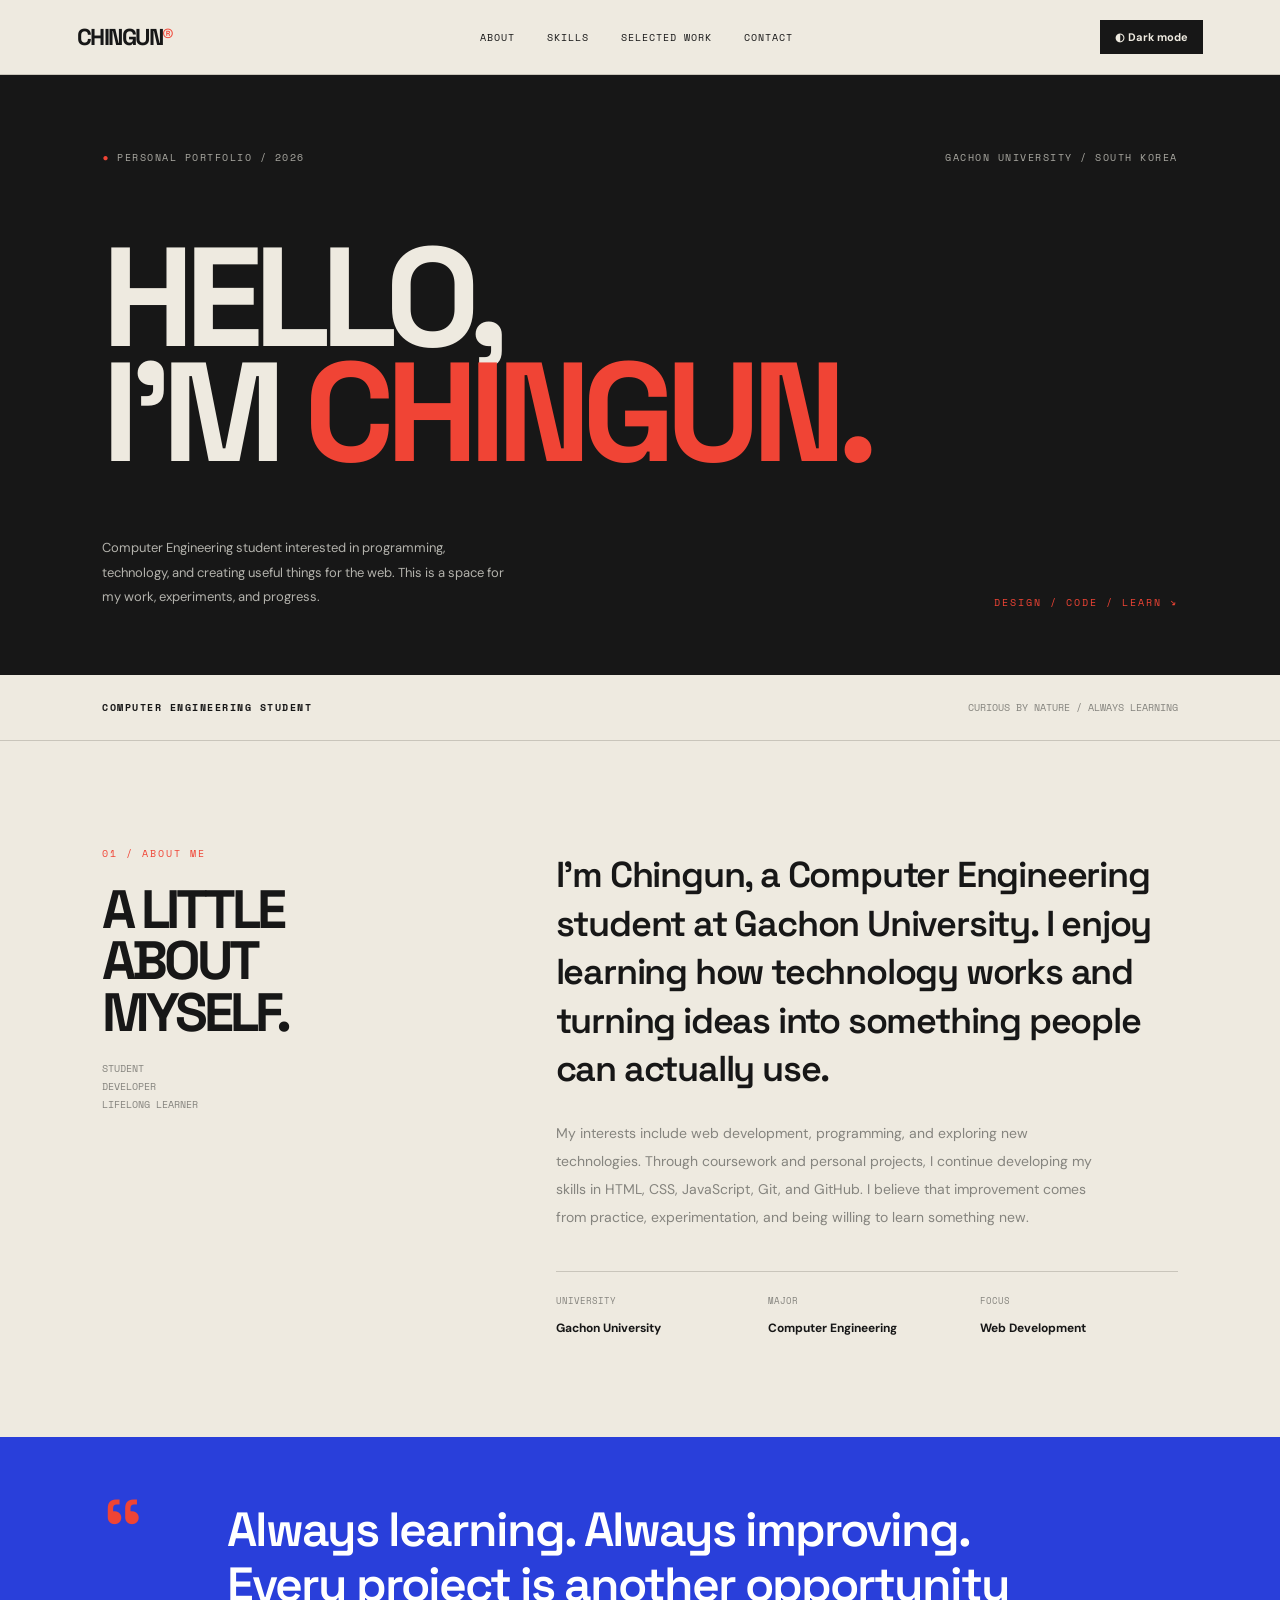
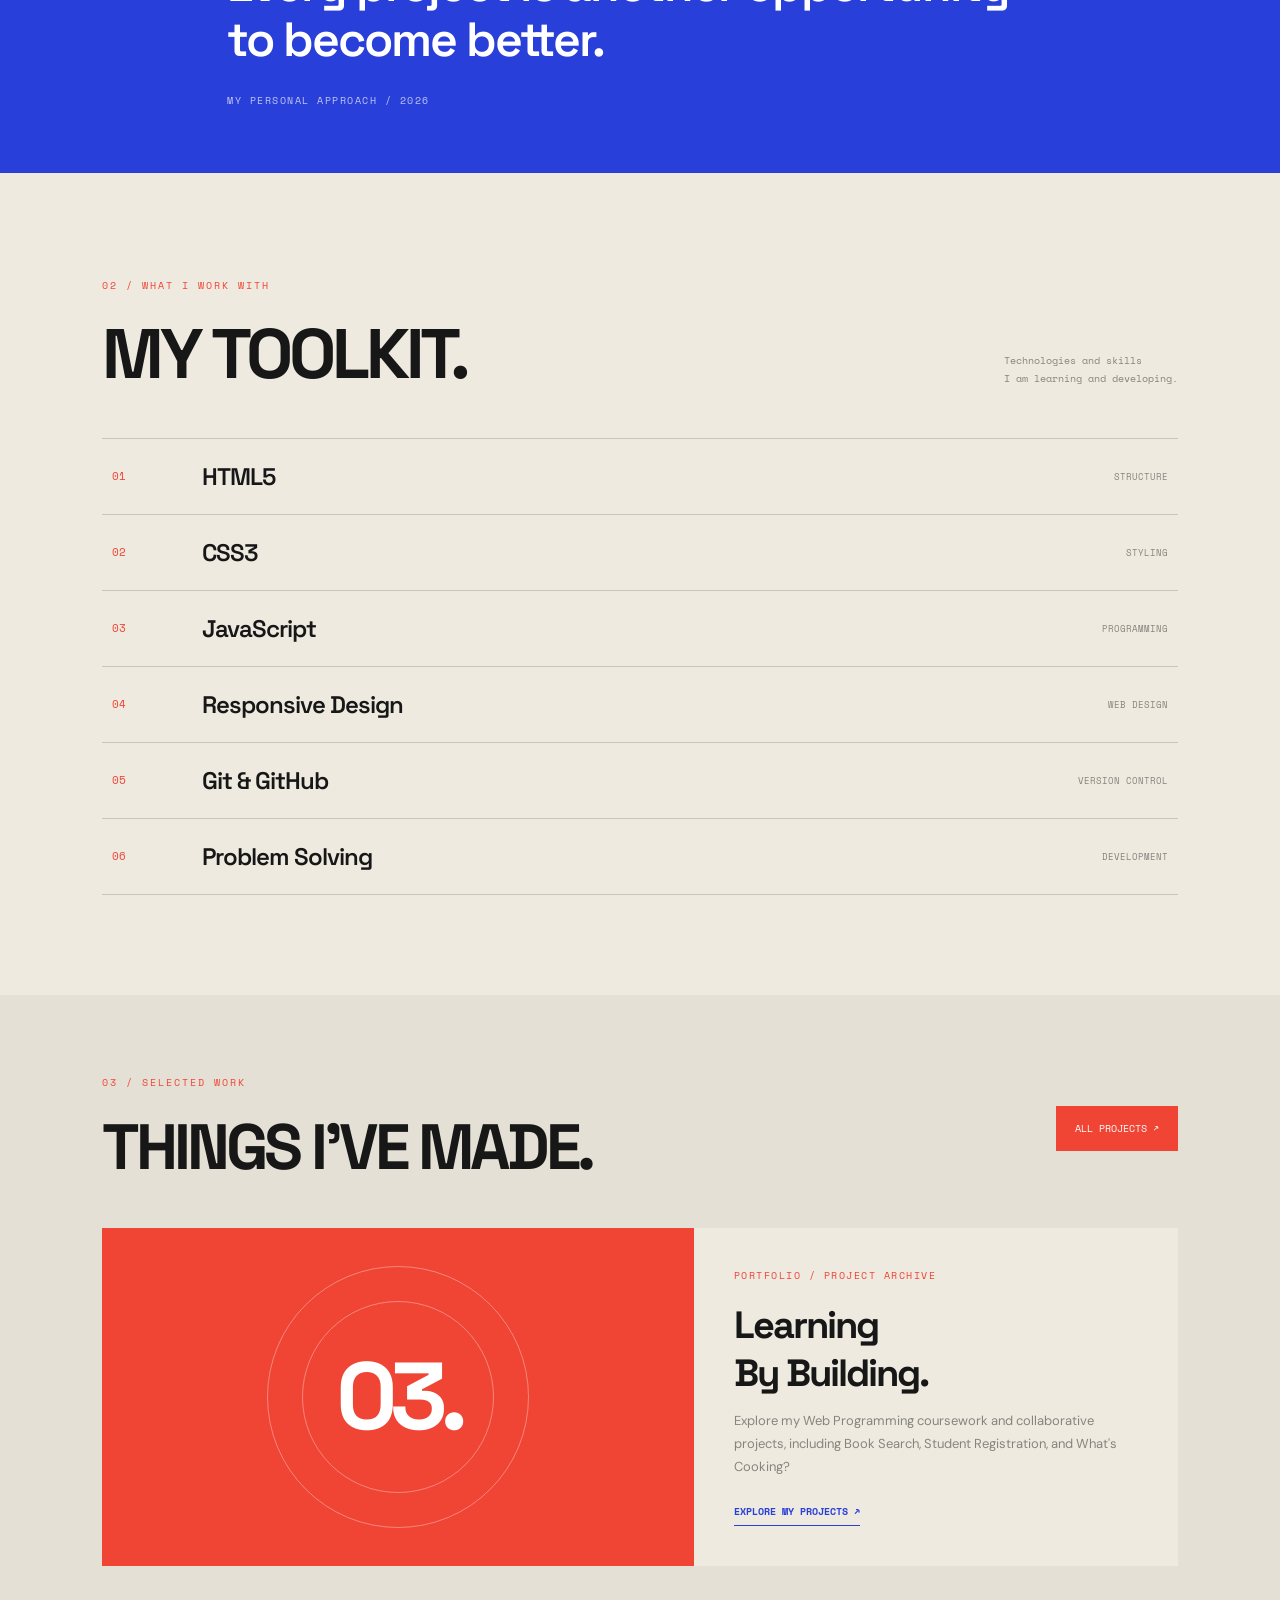
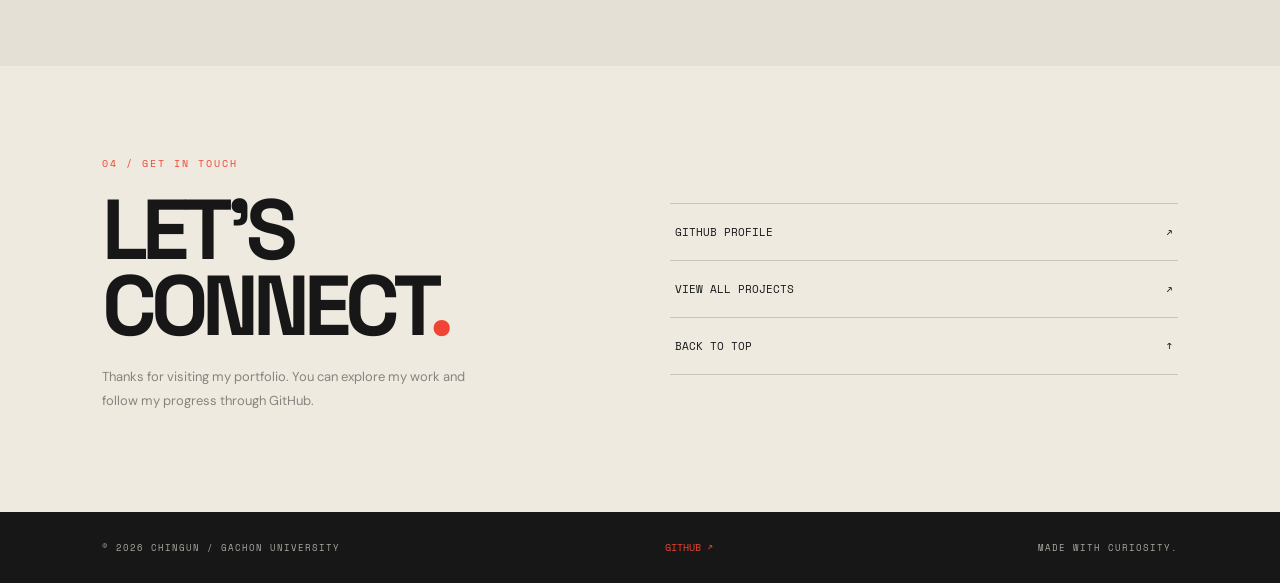
<file: index.html>
<!DOCTYPE html>
<html lang="en">
<head>
  <meta charset="UTF-8">
  <meta name="viewport" content="width=device-width, initial-scale=1.0">
  <meta name="description" content="Chingun — Computer Engineering student and web developer at Gachon University.">
  <title>Chingun — Personal Portfolio</title>

  <script src="script.js" defer></script>

  <link rel="preconnect" href="https://fonts.googleapis.com">
  <link rel="preconnect" href="https://fonts.gstatic.com" crossorigin>
  <link href="https://fonts.googleapis.com/css2?family=DM+Sans:wght@400;500;600;700;800&family=Space+Mono:wght@400;700&family=Space+Grotesk:wght@400;500;600;700&display=swap" rel="stylesheet">

  <style>
    :root {
      --paper: #eeeae0;
      --ink: #171717;
      --red: #f04435;
      --blue: #293fda;
      --grey: #85847e;
      --line: #c9c5bb;
      --white: #fffdf7;
      --card: #e4e0d6;
    }

    * {
      box-sizing: border-box;
      scroll-behavior: smooth;
    }

    body {
      margin: 0;
      background: var(--paper);
      color: var(--ink);
      font-family: 'DM Sans', sans-serif;
      transition: background .25s, color .25s;
    }

    body.dark-mode {
      --paper: #191919;
      --ink: #f4f0e7;
      --grey: #aaa69c;
      --line: #45433e;
      --white: #242424;
      --card: #292929;
    }

    a {
      color: inherit;
      text-decoration: none;
    }

    button {
      font-family: inherit;
    }

    .site {
      width: min(1440px, 100%);
      margin: auto;
      overflow: hidden;
    }

    /* Navigation */

    .topbar {
      min-height: 75px;
      padding: 0 6%;
      display: flex;
      justify-content: space-between;
      align-items: center;
      border-bottom: 1px solid var(--line);
    }

    .brand {
      font-family: 'Space Grotesk', sans-serif;
      font-size: 23px;
      font-weight: 700;
      letter-spacing: -1.5px;
    }

    .brand span {
      color: var(--red);
    }

    .navigation {
      display: flex;
      align-items: center;
      gap: 32px;
    }

    .navigation a {
      font-family: 'Space Mono', monospace;
      font-size: 10px;
      text-transform: uppercase;
      letter-spacing: 1px;
      transition: color .2s;
    }

    .navigation a:hover {
      color: var(--red);
    }

    .theme-toggle {
      background: var(--ink);
      color: var(--paper);
      border: 0;
      padding: 10px 15px;
      cursor: pointer;
      font-size: 11px;
      font-weight: 700;
    }

    /* Hero */

    .hero {
      background: var(--ink);
      color: var(--paper);
      padding: 75px 8% 65px;
      position: relative;
    }

    .hero-top {
      display: flex;
      justify-content: space-between;
      align-items: center;
      margin-bottom: 75px;
    }

    .hero-label,
    .hero-date {
      font-family: 'Space Mono', monospace;
      font-size: 10px;
      letter-spacing: 1.5px;
      color: #aaa9a2;
      text-transform: uppercase;
    }

    .hero-label span {
      color: var(--red);
    }

    .hero h1 {
      font-family: 'Space Grotesk', sans-serif;
      font-size: clamp(65px, 11vw, 150px);
      font-weight: 700;
      letter-spacing: -9px;
      line-height: .82;
      text-transform: uppercase;
      margin: 0;
    }

    .hero h1 .red {
      color: var(--red);
    }

    .hero-bottom {
      display: flex;
      justify-content: space-between;
      align-items: flex-end;
      margin-top: 65px;
      gap: 30px;
    }

    .hero-bottom p {
      max-width: 410px;
      color: #b3b2ac;
      line-height: 1.9;
      font-size: 13px;
      margin: 0;
    }

    .hero-mark {
      font-family: 'Space Mono', monospace;
      font-size: 10px;
      color: var(--red);
      letter-spacing: 2px;
      white-space: nowrap;
    }

    /* Intro strip */

    .intro-strip {
      padding: 25px 8%;
      display: flex;
      justify-content: space-between;
      align-items: center;
      border-bottom: 1px solid var(--line);
    }

    .intro-strip strong {
      font-family: 'Space Mono', monospace;
      font-size: 10px;
      letter-spacing: 1.5px;
    }

    .intro-strip span {
      font-family: 'Space Mono', monospace;
      color: var(--grey);
      font-size: 10px;
    }

    /* About */

    .about-section {
      padding: 100px 8%;
      display: grid;
      grid-template-columns: .75fr 1.25fr;
      gap: 80px;
      align-items: start;
    }

    .section-label {
      color: var(--red);
      font-family: 'Space Mono', monospace;
      font-size: 10px;
      letter-spacing: 2px;
      text-transform: uppercase;
    }

    .about-left h2 {
      font-family: 'Space Grotesk', sans-serif;
      font-size: 54px;
      letter-spacing: -4px;
      line-height: .95;
      margin: 22px 0;
    }

    .about-left .small-note {
      color: var(--grey);
      font-family: 'Space Mono', monospace;
      font-size: 10px;
      line-height: 1.8;
    }

    .about-right {
      padding-top: 10px;
    }

    .about-right .lead {
      font-family: 'Space Grotesk', sans-serif;
      font-size: clamp(23px, 3vw, 36px);
      font-weight: 600;
      letter-spacing: -1.2px;
      line-height: 1.35;
      margin: 0 0 25px;
    }

    .about-right .description {
      max-width: 550px;
      color: var(--grey);
      font-size: 14px;
      line-height: 2;
    }

    .about-facts {
      display: grid;
      grid-template-columns: repeat(3, 1fr);
      gap: 15px;
      margin-top: 40px;
      border-top: 1px solid var(--line);
      padding-top: 22px;
    }

    .fact small {
      display: block;
      color: var(--grey);
      font-family: 'Space Mono', monospace;
      font-size: 9px;
      margin-bottom: 9px;
      text-transform: uppercase;
    }

    .fact strong {
      font-size: 12px;
      font-weight: 700;
    }

    /* Quote section */

    .statement {
      background: var(--blue);
      color: white;
      padding: 65px 8%;
      display: grid;
      grid-template-columns: 100px 1fr;
      align-items: start;
      gap: 25px;
    }

    .statement-mark {
      font-family: 'Space Grotesk', sans-serif;
      font-size: 100px;
      line-height: .7;
      color: #f04435;
    }

    .statement blockquote {
      margin: 0;
      max-width: 800px;
      font-family: 'Space Grotesk', sans-serif;
      font-size: clamp(27px, 4vw, 48px);
      font-weight: 600;
      letter-spacing: -2px;
      line-height: 1.15;
    }

    .statement p {
      margin: 25px 0 0;
      color: rgba(255,255,255,.7);
      font-family: 'Space Mono', monospace;
      font-size: 10px;
      letter-spacing: 1.5px;
    }

    /* Skills */

    .skills-section {
      padding: 100px 8%;
    }

    .skills-heading {
      display: flex;
      justify-content: space-between;
      align-items: flex-end;
      gap: 20px;
      margin-bottom: 40px;
    }

    .skills-heading h2 {
      font-family: 'Space Grotesk', sans-serif;
      font-size: clamp(40px, 6vw, 70px);
      letter-spacing: -4px;
      margin: 15px 0 0;
    }

    .skills-heading p {
      color: var(--grey);
      font-family: 'Space Mono', monospace;
      font-size: 10px;
      line-height: 1.8;
      max-width: 220px;
    }

    .skills-table {
      border-top: 1px solid var(--line);
    }

    .skill-row {
      display: grid;
      grid-template-columns: 70px 1fr 150px;
      align-items: center;
      gap: 20px;
      padding: 22px 10px;
      border-bottom: 1px solid var(--line);
      transition: background .2s, padding .2s;
    }

    .skill-row:hover {
      background: var(--card);
      padding-left: 20px;
    }

    .skill-number {
      color: var(--red);
      font-family: 'Space Mono', monospace;
      font-size: 11px;
    }

    .skill-name {
      font-family: 'Space Grotesk', sans-serif;
      font-size: 24px;
      font-weight: 600;
      letter-spacing: -1px;
    }

    .skill-type {
      color: var(--grey);
      font-family: 'Space Mono', monospace;
      font-size: 9px;
      text-align: right;
      text-transform: uppercase;
    }

    /* Selected work */

    .work-section {
      padding: 75px 8% 100px;
      background: var(--card);
    }

    .work-heading {
      display: flex;
      justify-content: space-between;
      align-items: center;
      gap: 20px;
      margin-bottom: 40px;
    }

    .work-heading h2 {
      font-family: 'Space Grotesk', sans-serif;
      font-size: clamp(38px, 5vw, 65px);
      letter-spacing: -4px;
      margin: 15px 0 0;
    }

    .all-projects {
      display: inline-block;
      background: var(--red);
      color: white;
      padding: 15px 19px;
      font-family: 'Space Mono', monospace;
      font-size: 10px;
      transition: .2s;
      white-space: nowrap;
    }

    .all-projects:hover {
      background: var(--ink);
    }

    .work-feature {
      display: grid;
      grid-template-columns: 1.1fr .9fr;
      min-height: 330px;
      background: var(--paper);
    }

    .work-art {
      background: var(--red);
      color: white;
      display: flex;
      justify-content: center;
      align-items: center;
      position: relative;
      overflow: hidden;
      min-height: 300px;
    }

    .work-art::before,
    .work-art::after {
      content: "";
      position: absolute;
      border: 1px solid rgba(255,255,255,.35);
      border-radius: 50%;
    }

    .work-art::before {
      width: 260px;
      height: 260px;
    }

    .work-art::after {
      width: 190px;
      height: 190px;
    }

    .work-art strong {
      position: relative;
      z-index: 1;
      font-family: 'Space Grotesk', sans-serif;
      font-size: 95px;
      letter-spacing: -8px;
    }

    .work-info {
      padding: 40px;
      display: flex;
      flex-direction: column;
      justify-content: center;
    }

    .work-info small {
      color: var(--red);
      font-family: 'Space Mono', monospace;
      font-size: 10px;
      letter-spacing: 1.5px;
    }

    .work-info h3 {
      font-family: 'Space Grotesk', sans-serif;
      font-size: 38px;
      letter-spacing: -2px;
      margin: 18px 0 12px;
    }

    .work-info p {
      color: var(--grey);
      font-size: 13px;
      line-height: 1.8;
      margin: 0 0 25px;
    }

    .text-link {
      width: fit-content;
      color: var(--blue);
      font-family: 'Space Mono', monospace;
      font-size: 10px;
      font-weight: 700;
      border-bottom: 1px solid var(--blue);
      padding-bottom: 6px;
    }

    .text-link:hover {
      color: var(--red);
      border-color: var(--red);
    }

    /* Contact */

    .contact-section {
      padding: 85px 8%;
      display: grid;
      grid-template-columns: 1fr 1fr;
      gap: 60px;
      align-items: center;
    }

    .contact-section h2 {
      font-family: 'Space Grotesk', sans-serif;
      font-size: clamp(45px, 7vw, 85px);
      line-height: .9;
      letter-spacing: -6px;
      margin: 20px 0;
    }

    .contact-section h2 span {
      color: var(--red);
    }

    .contact-description {
      color: var(--grey);
      font-size: 13px;
      line-height: 1.9;
      max-width: 370px;
    }

    .contact-links {
      display: flex;
      flex-direction: column;
      border-top: 1px solid var(--line);
    }

    .contact-links a {
      display: flex;
      justify-content: space-between;
      align-items: center;
      padding: 20px 5px;
      border-bottom: 1px solid var(--line);
      font-family: 'Space Mono', monospace;
      font-size: 11px;
      transition: padding .2s, color .2s;
    }

    .contact-links a:hover {
      padding-left: 15px;
      color: var(--red);
    }

    /* Footer */

    footer {
      background: var(--ink);
      color: white;
      padding: 28px 8%;
    }

    .footer-inner {
      display: flex;
      justify-content: space-between;
      align-items: center;
      gap: 20px;
      flex-wrap: wrap;
    }

    .footer-inner p {
      color: #aaa9a2;
      font-family: 'Space Mono', monospace;
      font-size: 9px;
      letter-spacing: 1px;
      margin: 0;
    }

    .footer-inner a {
      color: var(--red);
      font-family: 'Space Mono', monospace;
      font-size: 10px;
    }

    /* Responsive */

    @media (max-width: 800px) {
      .about-section {
        grid-template-columns: 1fr;
        gap: 35px;
      }

      .about-left h2 {
        font-size: 45px;
      }

      .work-feature {
        grid-template-columns: 1fr;
      }

      .work-art {
        min-height: 250px;
      }

      .contact-section {
        grid-template-columns: 1fr;
        gap: 35px;
      }
    }

    @media (max-width: 600px) {
      .topbar {
        padding: 18px 5%;
        flex-wrap: wrap;
        gap: 18px;
      }

      .navigation {
        order: 3;
        width: 100%;
        justify-content: space-between;
        gap: 12px;
      }

      .navigation a {
        font-size: 9px;
      }

      .hero {
        padding: 55px 7% 45px;
      }

      .hero-top {
        margin-bottom: 55px;
      }

      .hero h1 {
        font-size: 18vw;
        letter-spacing: -5px;
      }

      .hero-bottom {
        flex-direction: column;
        align-items: flex-start;
        margin-top: 45px;
      }

      .intro-strip {
        padding: 22px 7%;
        gap: 15px;
      }

      .intro-strip strong,
      .intro-strip span {
        font-size: 8px;
      }

      .about-section,
      .skills-section,
      .contact-section {
        padding: 65px 7%;
      }

      .about-facts {
        grid-template-columns: 1fr;
        gap: 20px;
      }

      .statement {
        grid-template-columns: 1fr;
        gap: 10px;
        padding: 45px 7%;
      }

      .statement-mark {
        font-size: 65px;
      }

      .skills-heading {
        align-items: flex-start;
        flex-direction: column;
      }

      .skill-row {
        grid-template-columns: 35px 1fr;
        gap: 10px;
      }

      .skill-name {
        font-size: 20px;
      }

      .skill-type {
        display: none;
      }

      .work-section {
        padding: 60px 7%;
      }

      .work-heading {
        align-items: flex-start;
        flex-direction: column;
      }

      .work-info {
        padding: 30px 25px;
      }

      .contact-section h2 {
        font-size: 60px;
      }

      footer {
        padding: 25px 7%;
      }
    }
  </style>
</head>

<body>

<div class="site">

  <!-- Navigation -->

  <header class="topbar">

    <a href="index.html" class="brand">CHINGUN<span>®</span></a>

    <nav class="navigation" aria-label="Main navigation">
      <a href="#about">About</a>
      <a href="#skills">Skills</a>
      <a href="projects.html">Selected work</a>
      <a href="#contact">Contact</a>
    </nav>

    <button class="theme-toggle" id="theme-toggle" type="button"
      aria-label="Switch theme" aria-pressed="false">
      <span id="theme-icon">◐</span>
      <span id="theme-label">Theme</span>
    </button>

  </header>

  <main>

    <!-- Hero -->

    <section class="hero" id="home">

      <div class="hero-top">
        <div class="hero-label"><span>●</span> PERSONAL PORTFOLIO / 2026</div>
        <div class="hero-date">GACHON UNIVERSITY / SOUTH KOREA</div>
      </div>

      <h1>
        HELLO,<br>
        I'M <span class="red">CHINGUN.</span>
      </h1>

      <div class="hero-bottom">
        <p>
          Computer Engineering student interested in programming,
          technology, and creating useful things for the web.
          This is a space for my work, experiments, and progress.
        </p>

        <div class="hero-mark">DESIGN / CODE / LEARN ↘</div>
      </div>

    </section>

    <!-- Intro strip -->

    <div class="intro-strip">
      <strong>COMPUTER ENGINEERING STUDENT</strong>
      <span>CURIOUS BY NATURE / ALWAYS LEARNING</span>
    </div>

    <!-- About -->

    <section class="about-section" id="about">

      <div class="about-left">
        <span class="section-label">01 / ABOUT ME</span>

        <h2>A LITTLE<br>ABOUT<br>MYSELF.</h2>

        <p class="small-note">
          STUDENT<br>
          DEVELOPER<br>
          LIFELONG LEARNER
        </p>
      </div>

      <div class="about-right">

        <p class="lead">
          I'm Chingun, a Computer Engineering student at Gachon University.
          I enjoy learning how technology works and turning ideas into
          something people can actually use.
        </p>

        <p class="description">
          My interests include web development, programming, and exploring
          new technologies. Through coursework and personal projects,
          I continue developing my skills in HTML, CSS, JavaScript,
          Git, and GitHub.

          I believe that improvement comes from practice, experimentation,
          and being willing to learn something new.
        </p>

        <div class="about-facts">

          <div class="fact">
            <small>UNIVERSITY</small>
            <strong>Gachon University</strong>
          </div>

          <div class="fact">
            <small>MAJOR</small>
            <strong>Computer Engineering</strong>
          </div>

          <div class="fact">
            <small>FOCUS</small>
            <strong>Web Development</strong>
          </div>

        </div>

      </div>

    </section>

    <!-- Personal statement -->

    <section class="statement">

      <div class="statement-mark">“</div>

      <div>
        <blockquote>
          Always learning. Always improving.
          Every project is another opportunity to become better.
        </blockquote>

        <p>MY PERSONAL APPROACH / 2026</p>
      </div>

    </section>

    <!-- Skills -->

    <section class="skills-section" id="skills">

      <div class="skills-heading">

        <div>
          <span class="section-label">02 / WHAT I WORK WITH</span>
          <h2>MY TOOLKIT.</h2>
        </div>

        <p>
          Technologies and skills<br>
          I am learning and developing.
        </p>

      </div>

      <div class="skills-table">

        <div class="skill-row">
          <span class="skill-number">01</span>
          <span class="skill-name">HTML5</span>
          <span class="skill-type">STRUCTURE</span>
        </div>

        <div class="skill-row">
          <span class="skill-number">02</span>
          <span class="skill-name">CSS3</span>
          <span class="skill-type">STYLING</span>
        </div>

        <div class="skill-row">
          <span class="skill-number">03</span>
          <span class="skill-name">JavaScript</span>
          <span class="skill-type">PROGRAMMING</span>
        </div>

        <div class="skill-row">
          <span class="skill-number">04</span>
          <span class="skill-name">Responsive Design</span>
          <span class="skill-type">WEB DESIGN</span>
        </div>

        <div class="skill-row">
          <span class="skill-number">05</span>
          <span class="skill-name">Git & GitHub</span>
          <span class="skill-type">VERSION CONTROL</span>
        </div>

        <div class="skill-row">
          <span class="skill-number">06</span>
          <span class="skill-name">Problem Solving</span>
          <span class="skill-type">DEVELOPMENT</span>
        </div>

      </div>

    </section>

    <!-- Selected work -->

    <section class="work-section" id="projects">

      <div class="work-heading">

        <div>
          <span class="section-label">03 / SELECTED WORK</span>
          <h2>THINGS I'VE MADE.</h2>
        </div>

        <a class="all-projects" href="projects.html">
          ALL PROJECTS ↗
        </a>

      </div>

      <article class="work-feature">

        <div class="work-art" aria-hidden="true">
          <strong>03.</strong>
        </div>

        <div class="work-info">

          <small>PORTFOLIO / PROJECT ARCHIVE</small>

          <h3>Learning<br>By Building.</h3>

          <p>
            Explore my Web Programming coursework and collaborative
            projects, including Book Search, Student Registration,
            and What's Cooking?
          </p>

          <a class="text-link" href="projects.html">
            EXPLORE MY PROJECTS ↗
          </a>

        </div>

      </article>

    </section>

    <!-- Contact -->

    <section class="contact-section" id="contact">

      <div>
        <span class="section-label">04 / GET IN TOUCH</span>

        <h2>LET'S<br>CONNECT<span>.</span></h2>

        <p class="contact-description">
          Thanks for visiting my portfolio. You can explore my work
          and follow my progress through GitHub.
        </p>
      </div>

      <div class="contact-links">

        <a href="https://github.com/aidy40"
          target="_blank"
          rel="noopener noreferrer">
          <span>GITHUB PROFILE</span>
          <span>↗</span>
        </a>

        <a href="projects.html">
          <span>VIEW ALL PROJECTS</span>
          <span>↗</span>
        </a>

        <a href="#home">
          <span>BACK TO TOP</span>
          <span>↑</span>
        </a>

      </div>

    </section>

  </main>

  <!-- Footer -->

  <footer>

    <div class="footer-inner">

      <p>© <span id="current-year">2026</span> CHINGUN / GACHON UNIVERSITY</p>

      <a href="https://github.com/aidy40"
        target="_blank"
        rel="noopener noreferrer">
        GITHUB ↗
      </a>

      <p>MADE WITH CURIOSITY.</p>

    </div>

  </footer>

</div>

</body>
</html>
</file>
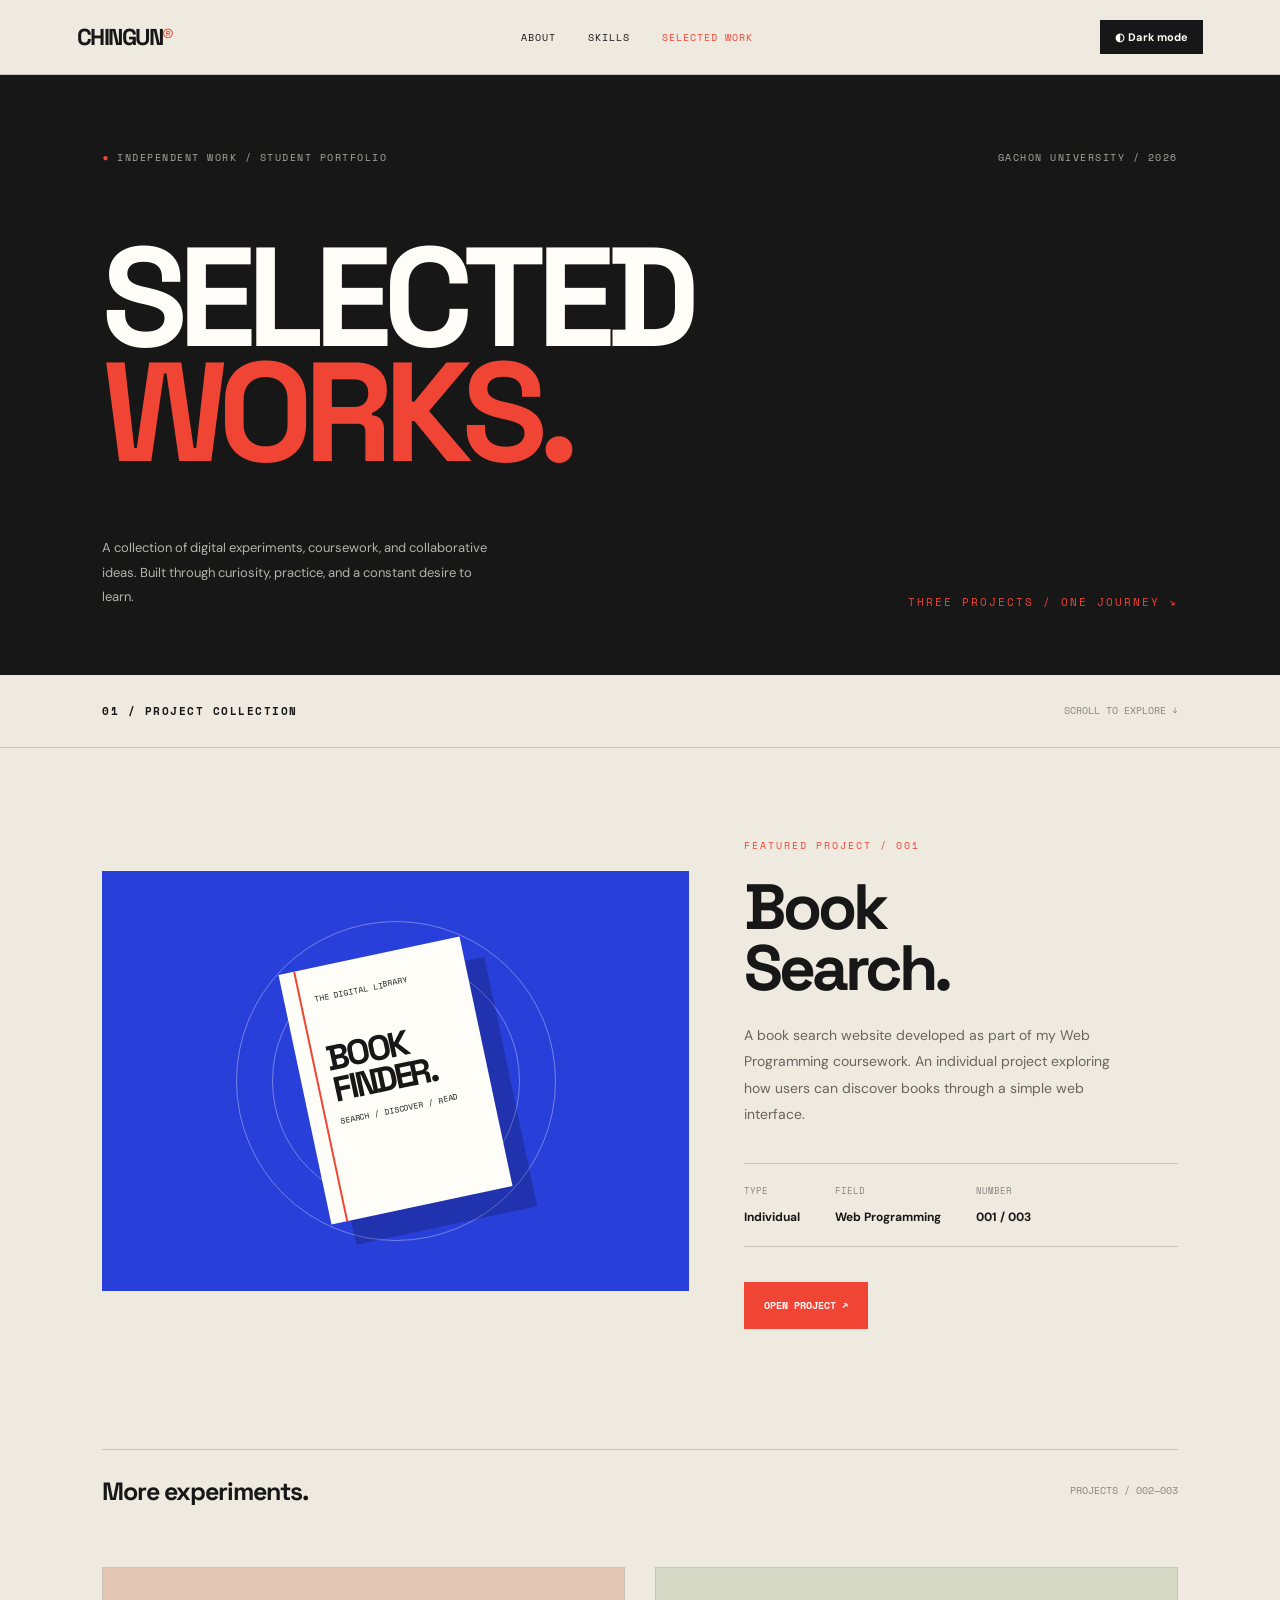
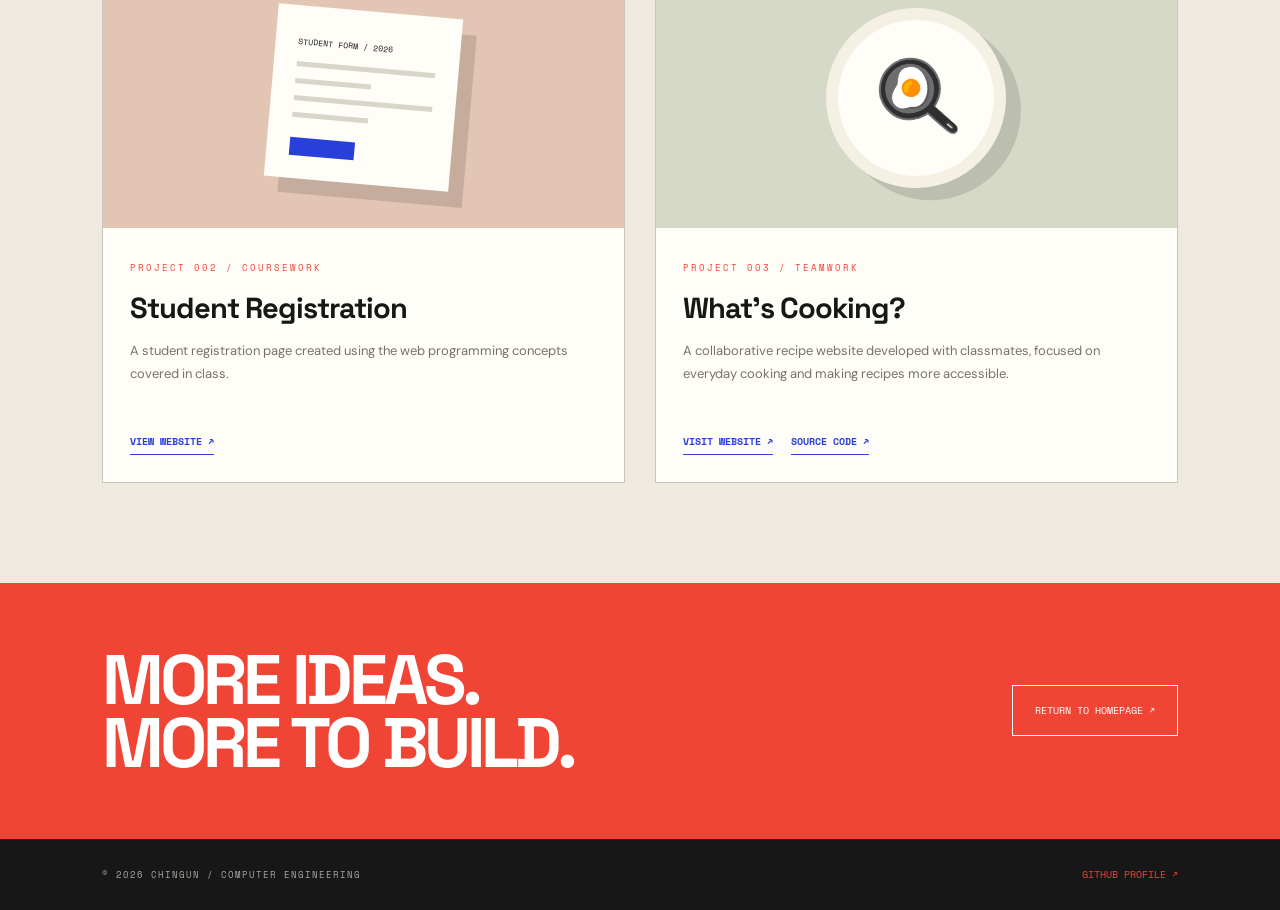
<file: projects.html>
<!DOCTYPE html>
<html lang="en">
<head>
  <meta charset="UTF-8">
  <meta name="viewport" content="width=device-width, initial-scale=1.0">
  <meta name="description" content="Chingun's selected web development projects.">
  <title>Selected Works — Chingun</title>

  <script src="script.js" defer></script>

  <link rel="preconnect" href="https://fonts.googleapis.com">
  <link rel="preconnect" href="https://fonts.gstatic.com" crossorigin>
  <link href="https://fonts.googleapis.com/css2?family=DM+Sans:wght@400;500;600;700;800&family=Space+Mono:wght@400;700&family=Space+Grotesk:wght@400;500;600;700&display=swap" rel="stylesheet">

  <style>
    :root {
      --paper: #eeeae0;
      --ink: #171717;
      --red: #f04435;
      --blue: #293fda;
      --grey: #85847e;
      --line: #c9c5bb;
      --white: #fffdf7;
    }

    * {
      box-sizing: border-box;
      scroll-behavior: smooth;
    }

    body {
      margin: 0;
      background: var(--paper);
      color: var(--ink);
      font-family: 'DM Sans', sans-serif;
    }

    a {
      color: inherit;
      text-decoration: none;
    }

    button {
      font-family: inherit;
    }

    .site {
      width: min(1440px, 100%);
      margin: auto;
      overflow: hidden;
    }

    /* Top navigation */

    .topbar {
      min-height: 75px;
      padding: 0 6%;
      display: flex;
      justify-content: space-between;
      align-items: center;
      border-bottom: 1px solid var(--line);
    }

    .brand {
      font-family: 'Space Grotesk', sans-serif;
      font-size: 23px;
      font-weight: 700;
      letter-spacing: -1.5px;
    }

    .brand span {
      color: var(--red);
    }

    .navigation {
      display: flex;
      align-items: center;
      gap: 32px;
    }

    .navigation a {
      font-family: 'Space Mono', monospace;
      font-size: 10px;
      text-transform: uppercase;
      letter-spacing: 1px;
      transition: color .2s;
    }

    .navigation a:hover,
    .navigation a[aria-current="page"] {
      color: var(--red);
    }

    .theme-toggle {
      background: var(--ink);
      color: var(--white);
      border: 0;
      padding: 10px 15px;
      cursor: pointer;
      font-size: 11px;
      font-weight: 700;
    }

    /* Hero */

    .hero {
      background: var(--ink);
      color: var(--white);
      padding: 75px 8% 65px;
      position: relative;
    }

    .hero-top {
      display: flex;
      justify-content: space-between;
      align-items: center;
      margin-bottom: 75px;
    }

    .hero-label,
    .hero-date {
      font-family: 'Space Mono', monospace;
      font-size: 10px;
      letter-spacing: 1.5px;
      color: #aaa9a2;
      text-transform: uppercase;
    }

    .hero-label span {
      color: var(--red);
    }

    .hero h1 {
      font-family: 'Space Grotesk', sans-serif;
      font-size: clamp(65px, 11vw, 150px);
      font-weight: 700;
      letter-spacing: -9px;
      line-height: .82;
      text-transform: uppercase;
      margin: 0;
    }

    .hero h1 .red {
      color: var(--red);
    }

    .hero-bottom {
      display: flex;
      justify-content: space-between;
      align-items: flex-end;
      margin-top: 65px;
      gap: 30px;
    }

    .hero-bottom p {
      max-width: 390px;
      color: #b3b2ac;
      line-height: 1.9;
      font-size: 13px;
      margin: 0;
    }

    .hero-mark {
      font-family: 'Space Mono', monospace;
      font-size: 11px;
      color: var(--red);
      letter-spacing: 2px;
      white-space: nowrap;
    }

    /* Project introduction strip */

    .project-index {
      padding: 28px 8%;
      display: flex;
      justify-content: space-between;
      align-items: center;
      border-bottom: 1px solid var(--line);
    }

    .project-index strong {
      font-family: 'Space Mono', monospace;
      font-size: 11px;
      text-transform: uppercase;
      letter-spacing: 1.5px;
    }

    .project-index span {
      font-family: 'Space Mono', monospace;
      color: var(--grey);
      font-size: 10px;
    }

    /* Project showcase */

    .showcase {
      padding: 75px 8% 100px;
    }

    .feature-project {
      display: grid;
      grid-template-columns: 1.15fr .85fr;
      gap: 55px;
      align-items: center;
      margin-bottom: 110px;
    }

    .feature-art {
      min-height: 420px;
      background: var(--blue);
      position: relative;
      overflow: hidden;
      display: flex;
      justify-content: center;
      align-items: center;
    }

    .book-shape {
      width: 185px;
      height: 255px;
      background: var(--white);
      transform: rotate(-12deg);
      box-shadow: 20px 25px 0 rgba(0,0,0,.2);
      position: relative;
      z-index: 2;
      padding: 25px 20px;
      color: var(--ink);
    }

    .book-shape::before {
      content: "";
      position: absolute;
      left: 15px;
      top: 0;
      bottom: 0;
      width: 2px;
      background: var(--red);
    }

    .book-shape small {
      display: block;
      font-family: 'Space Mono', monospace;
      font-size: 8px;
      margin-left: 10px;
    }

    .book-shape strong {
      display: block;
      font-family: 'Space Grotesk', sans-serif;
      font-size: 35px;
      line-height: .9;
      letter-spacing: -3px;
      margin: 40px 0 10px 10px;
    }

    .book-shape span {
      display: block;
      margin-left: 10px;
      font-family: 'Space Mono', monospace;
      font-size: 8px;
    }

    .art-circle {
      position: absolute;
      width: 320px;
      height: 320px;
      border: 1px solid rgba(255,255,255,.35);
      border-radius: 50%;
    }

    .art-circle::after {
      content: "";
      position: absolute;
      inset: 35px;
      border: 1px solid rgba(255,255,255,.35);
      border-radius: 50%;
    }

    .feature-info {
      padding: 10px 0;
    }

    .project-kicker {
      color: var(--red);
      font-family: 'Space Mono', monospace;
      font-size: 10px;
      letter-spacing: 2px;
      text-transform: uppercase;
    }

    .feature-info h2 {
      font-family: 'Space Grotesk', sans-serif;
      font-size: clamp(40px, 5vw, 65px);
      line-height: .95;
      letter-spacing: -4px;
      margin: 23px 0;
    }

    .feature-info p {
      color: #66655f;
      font-size: 14px;
      line-height: 1.9;
      max-width: 390px;
    }

    .project-details {
      display: flex;
      gap: 35px;
      margin: 35px 0;
      padding: 20px 0;
      border-top: 1px solid var(--line);
      border-bottom: 1px solid var(--line);
    }

    .detail small {
      display: block;
      color: var(--grey);
      font-family: 'Space Mono', monospace;
      font-size: 9px;
      margin-bottom: 8px;
      text-transform: uppercase;
    }

    .detail strong {
      font-size: 12px;
    }

    .visit-link {
      display: inline-flex;
      align-items: center;
      gap: 15px;
      background: var(--red);
      color: white;
      padding: 16px 20px;
      font-family: 'Space Mono', monospace;
      font-size: 10px;
      font-weight: 700;
      transition: .2s;
    }

    .visit-link:hover {
      background: var(--ink);
      transform: translateY(-3px);
    }

    /* Other projects */

    .other-heading {
      display: flex;
      justify-content: space-between;
      align-items: center;
      border-top: 1px solid var(--line);
      padding: 25px 0;
      margin-bottom: 35px;
    }

    .other-heading h2 {
      font-family: 'Space Grotesk', sans-serif;
      font-size: 25px;
      letter-spacing: -1px;
      margin: 0;
    }

    .other-heading span {
      font-family: 'Space Mono', monospace;
      font-size: 10px;
      color: var(--grey);
    }

    .other-projects {
      display: grid;
      grid-template-columns: 1fr 1fr;
      gap: 30px;
    }

    .other-card {
      background: var(--white);
      border: 1px solid var(--line);
    }

    .other-art {
      height: 260px;
      display: flex;
      justify-content: center;
      align-items: center;
      position: relative;
      overflow: hidden;
    }

    .registration-art {
      background: #e3c5b4;
    }

    .registration-paper {
      width: 185px;
      background: #fffdf7;
      padding: 23px;
      box-shadow: 15px 15px 0 rgba(0,0,0,.13);
      transform: rotate(5deg);
    }

    .registration-paper .line {
      height: 5px;
      background: #d9d5cb;
      margin: 12px 0;
    }

    .registration-paper .line.short {
      width: 55%;
    }

    .registration-paper .form-button {
      width: 65px;
      height: 18px;
      background: var(--blue);
      margin-top: 20px;
    }

    .registration-paper small {
      font-family: 'Space Mono', monospace;
      font-size: 8px;
    }

    .cooking-art {
      background: #d6d9c6;
    }

    .plate {
      width: 180px;
      height: 180px;
      background: #fffdf7;
      border: 12px solid #f5f0e4;
      border-radius: 50%;
      box-shadow: 12px 15px 0 rgba(0,0,0,.12);
      display: flex;
      justify-content: center;
      align-items: center;
      font-size: 75px;
      transform: rotate(-12deg);
    }

    .other-info {
      padding: 27px;
    }

    .other-info .project-kicker {
      font-size: 9px;
    }

    .other-info h3 {
      font-family: 'Space Grotesk', sans-serif;
      font-size: 29px;
      letter-spacing: -1px;
      margin: 13px 0;
    }

    .other-info p {
      color: #74736c;
      font-size: 13px;
      line-height: 1.8;
      min-height: 70px;
    }

    .other-links {
      display: flex;
      flex-wrap: wrap;
      gap: 18px;
      margin-top: 25px;
    }

    .other-links a {
      font-family: 'Space Mono', monospace;
      color: var(--blue);
      font-size: 10px;
      font-weight: 700;
      border-bottom: 1px solid var(--blue);
      padding-bottom: 5px;
    }

    .other-links a:hover {
      color: var(--red);
      border-color: var(--red);
    }

    /* Final section */

    .end-section {
      background: var(--red);
      color: white;
      padding: 65px 8%;
      display: flex;
      align-items: center;
      justify-content: space-between;
      gap: 30px;
    }

    .end-section h2 {
      font-family: 'Space Grotesk', sans-serif;
      font-size: clamp(35px, 6vw, 70px);
      letter-spacing: -4px;
      line-height: .9;
      margin: 0;
    }

    .end-section a {
      border: 1px solid white;
      padding: 17px 22px;
      font-family: 'Space Mono', monospace;
      font-size: 10px;
      white-space: nowrap;
      transition: .2s;
    }

    .end-section a:hover {
      background: white;
      color: var(--red);
    }

    /* Footer */

    footer {
      background: var(--ink);
      color: white;
      padding: 28px 8%;
    }

    .footer-inner {
      display: flex;
      justify-content: space-between;
      align-items: center;
      gap: 20px;
      flex-wrap: wrap;
    }

    .footer-inner p {
      color: #aaa9a2;
      font-family: 'Space Mono', monospace;
      font-size: 9px;
      letter-spacing: 1px;
      margin: 0;
    }

    .footer-inner a {
      color: var(--red);
      font-family: 'Space Mono', monospace;
      font-size: 10px;
    }

    /* Responsive */

    @media (max-width: 850px) {
      .feature-project {
        grid-template-columns: 1fr;
        gap: 35px;
      }

      .feature-art {
        min-height: 350px;
      }

      .feature-info {
        padding: 0;
      }
    }

    @media (max-width: 600px) {
      .topbar {
        padding: 18px 5%;
        flex-wrap: wrap;
        gap: 18px;
      }

      .navigation {
        order: 3;
        width: 100%;
        justify-content: space-between;
        gap: 12px;
      }

      .navigation a {
        font-size: 9px;
      }

      .hero {
        padding: 55px 7% 45px;
      }

      .hero-top {
        margin-bottom: 55px;
      }

      .hero h1 {
        font-size: 18vw;
        letter-spacing: -5px;
      }

      .hero-bottom {
        flex-direction: column;
        align-items: flex-start;
        margin-top: 45px;
      }

      .project-index {
        padding: 22px 7%;
      }

      .showcase {
        padding: 50px 7% 70px;
      }

      .feature-art {
        min-height: 290px;
      }

      .book-shape {
        transform: scale(.85) rotate(-12deg);
      }

      .project-details {
        gap: 20px;
        flex-wrap: wrap;
      }

      .other-projects {
        grid-template-columns: 1fr;
      }

      .other-art {
        height: 230px;
      }

      .end-section {
        padding: 45px 7%;
        flex-direction: column;
        align-items: flex-start;
      }

      .end-section h2 {
        font-size: 48px;
      }

      footer {
        padding: 25px 7%;
      }
    }
  </style>
</head>

<body>

<div class="site">

  <!-- Navigation -->

  <header class="topbar">

    <a href="index.html" class="brand">CHINGUN<span>®</span></a>

    <nav class="navigation" aria-label="Main navigation">
      <a href="index.html#about">About</a>
      <a href="index.html#skills">Skills</a>
      <a href="projects.html" aria-current="page">Selected work</a>
    </nav>

    <button class="theme-toggle" id="theme-toggle" type="button"
      aria-label="Switch theme" aria-pressed="false">
      <span id="theme-icon">◐</span>
      <span id="theme-label">Theme</span>
    </button>

  </header>

  <main>

    <!-- Hero -->

    <section class="hero">

      <div class="hero-top">
        <div class="hero-label"><span>●</span> INDEPENDENT WORK / STUDENT PORTFOLIO</div>
        <div class="hero-date">GACHON UNIVERSITY / 2026</div>
      </div>

      <h1>
        SELECTED<br>
        <span class="red">WORKS.</span>
      </h1>

      <div class="hero-bottom">
        <p>
          A collection of digital experiments, coursework,
          and collaborative ideas. Built through curiosity,
          practice, and a constant desire to learn.
        </p>

        <div class="hero-mark">THREE PROJECTS / ONE JOURNEY ↘</div>
      </div>

    </section>

    <!-- Index -->

    <div class="project-index">
      <strong>01 / PROJECT COLLECTION</strong>
      <span>SCROLL TO EXPLORE ↓</span>
    </div>

    <!-- Projects -->

    <section class="showcase">

      <!-- Featured project -->

      <article class="feature-project">

        <div class="feature-art" aria-label="Book-inspired project artwork">
          <div class="art-circle"></div>

          <div class="book-shape">
            <small>THE DIGITAL LIBRARY</small>
            <strong>BOOK<br>FINDER.</strong>
            <span>SEARCH / DISCOVER / READ</span>
          </div>
        </div>

        <div class="feature-info">

          <span class="project-kicker">FEATURED PROJECT / 001</span>

          <h2>Book<br>Search.</h2>

          <p>
            A book search website developed as part of my
            Web Programming coursework. An individual project
            exploring how users can discover books through a
            simple web interface.
          </p>

          <div class="project-details">
            <div class="detail">
              <small>TYPE</small>
              <strong>Individual</strong>
            </div>

            <div class="detail">
              <small>FIELD</small>
              <strong>Web Programming</strong>
            </div>

            <div class="detail">
              <small>NUMBER</small>
              <strong>001 / 003</strong>
            </div>
          </div>

          <a class="visit-link"
            href="https://aidy40.github.io/Web-Programming/week%207/book-search.html"
            target="_blank"
            rel="noopener noreferrer">
            OPEN PROJECT ↗
          </a>

        </div>

      </article>

      <!-- Other projects -->

      <div class="other-heading">
        <h2>More experiments.</h2>
        <span>PROJECTS / 002—003</span>
      </div>

      <div class="other-projects">

        <!-- Student Registration -->

        <article class="other-card">

          <div class="other-art registration-art">

            <div class="registration-paper">
              <small>STUDENT FORM / 2026</small>
              <div class="line"></div>
              <div class="line short"></div>
              <div class="line"></div>
              <div class="line short"></div>
              <div class="form-button"></div>
            </div>

          </div>

          <div class="other-info">

            <span class="project-kicker">PROJECT 002 / COURSEWORK</span>

            <h3>Student Registration</h3>

            <p>
              A student registration page created using the
              web programming concepts covered in class.
            </p>

            <div class="other-links">
              <a href="https://aidy40.github.io/Web-Programming/week%208/student-registration.html"
                target="_blank"
                rel="noopener noreferrer">
                VIEW WEBSITE ↗
              </a>
            </div>

          </div>

        </article>

        <!-- What's Cooking -->

        <article class="other-card">

          <div class="other-art cooking-art">
            <div class="plate">🍳</div>
          </div>

          <div class="other-info">

            <span class="project-kicker">PROJECT 003 / TEAMWORK</span>

            <h3>What's Cooking?</h3>

            <p>
              A collaborative recipe website developed with classmates,
              focused on everyday cooking and making recipes more accessible.
            </p>

            <div class="other-links">

              <a href="https://aidy40.github.io/team-Project/"
                target="_blank"
                rel="noopener noreferrer">
                VISIT WEBSITE ↗
              </a>

              <a href="https://github.com/aidy40/team-Project"
                target="_blank"
                rel="noopener noreferrer">
                SOURCE CODE ↗
              </a>

            </div>

          </div>

        </article>

      </div>

    </section>

    <!-- Ending -->

    <section class="end-section">

      <h2>MORE IDEAS.<br>MORE TO BUILD.</h2>

      <a href="index.html">RETURN TO HOMEPAGE ↗</a>

    </section>

  </main>

  <footer>

    <div class="footer-inner">
      <p>© 2026 CHINGUN / COMPUTER ENGINEERING</p>

      <a href="https://github.com/aidy40"
        target="_blank"
        rel="noopener noreferrer">
        GITHUB PROFILE ↗
      </a>
    </div>

  </footer>

</div>

</body>
</html>
</file>
